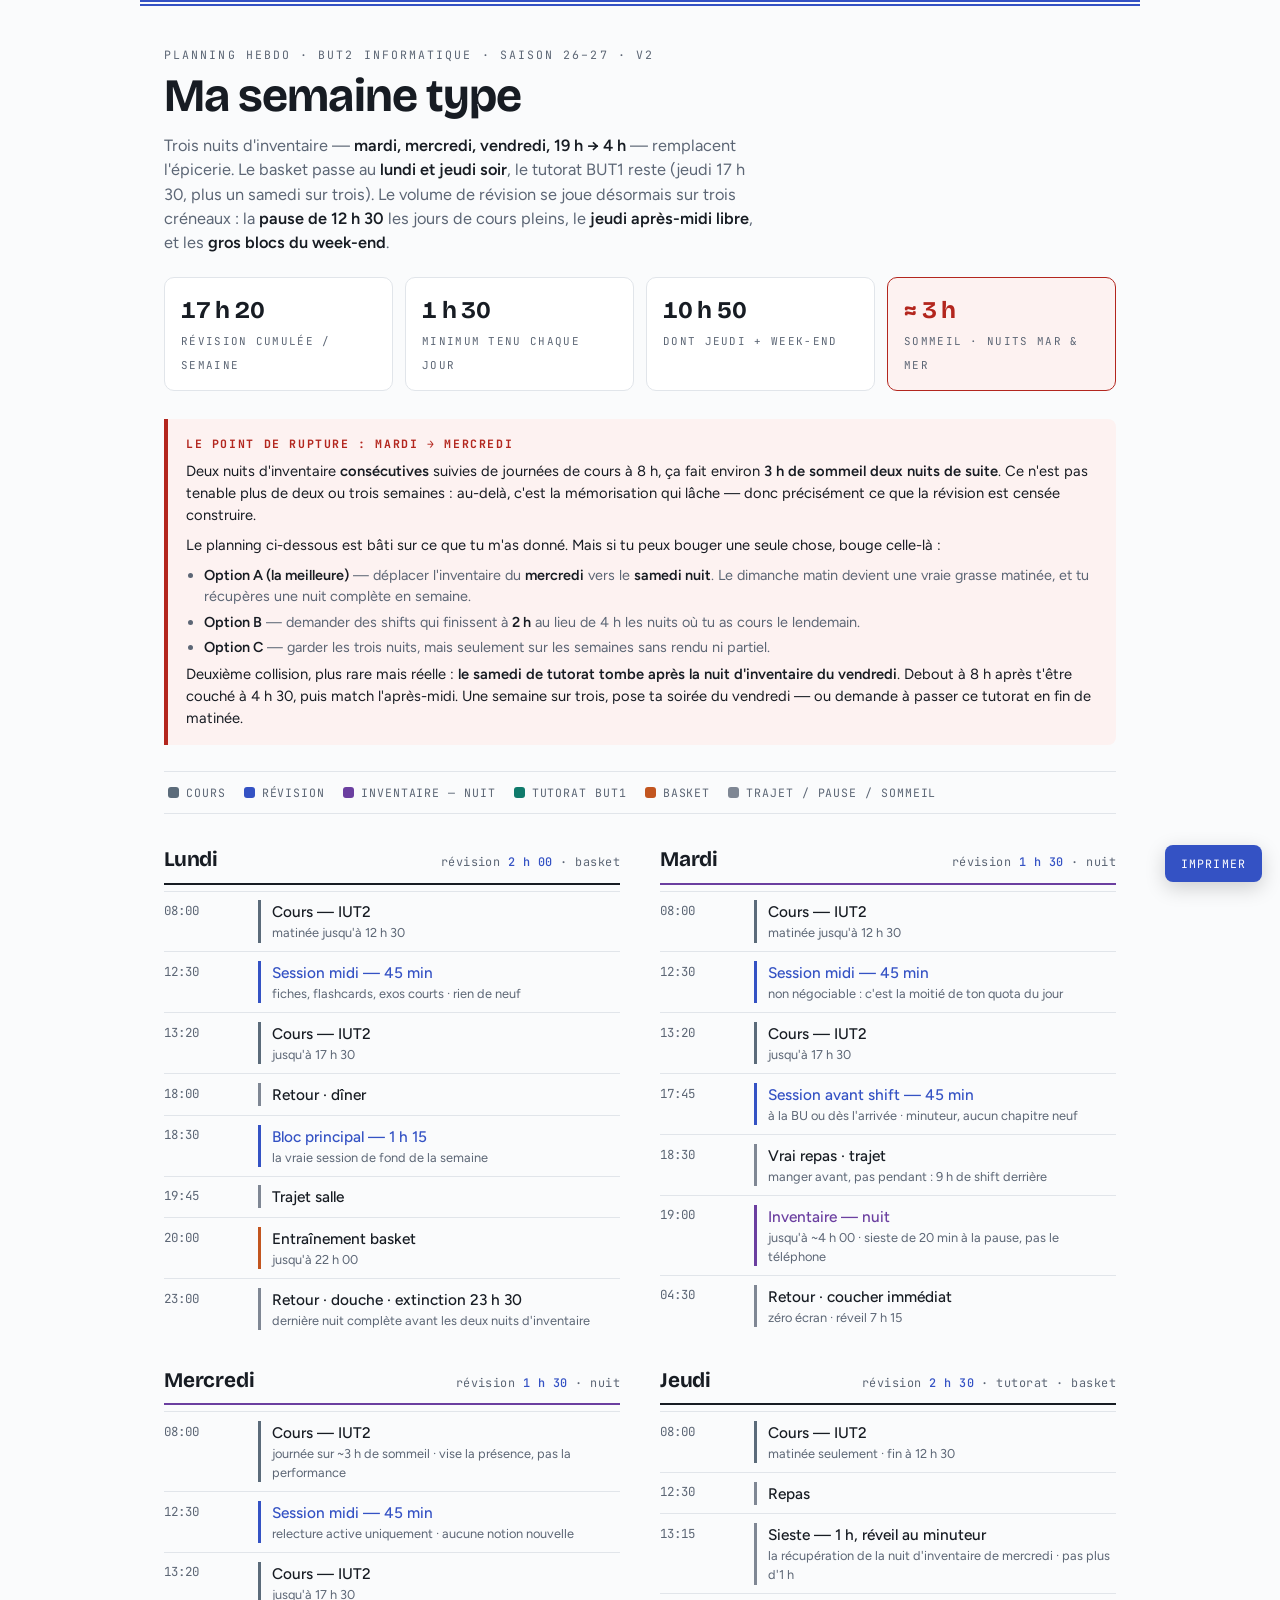
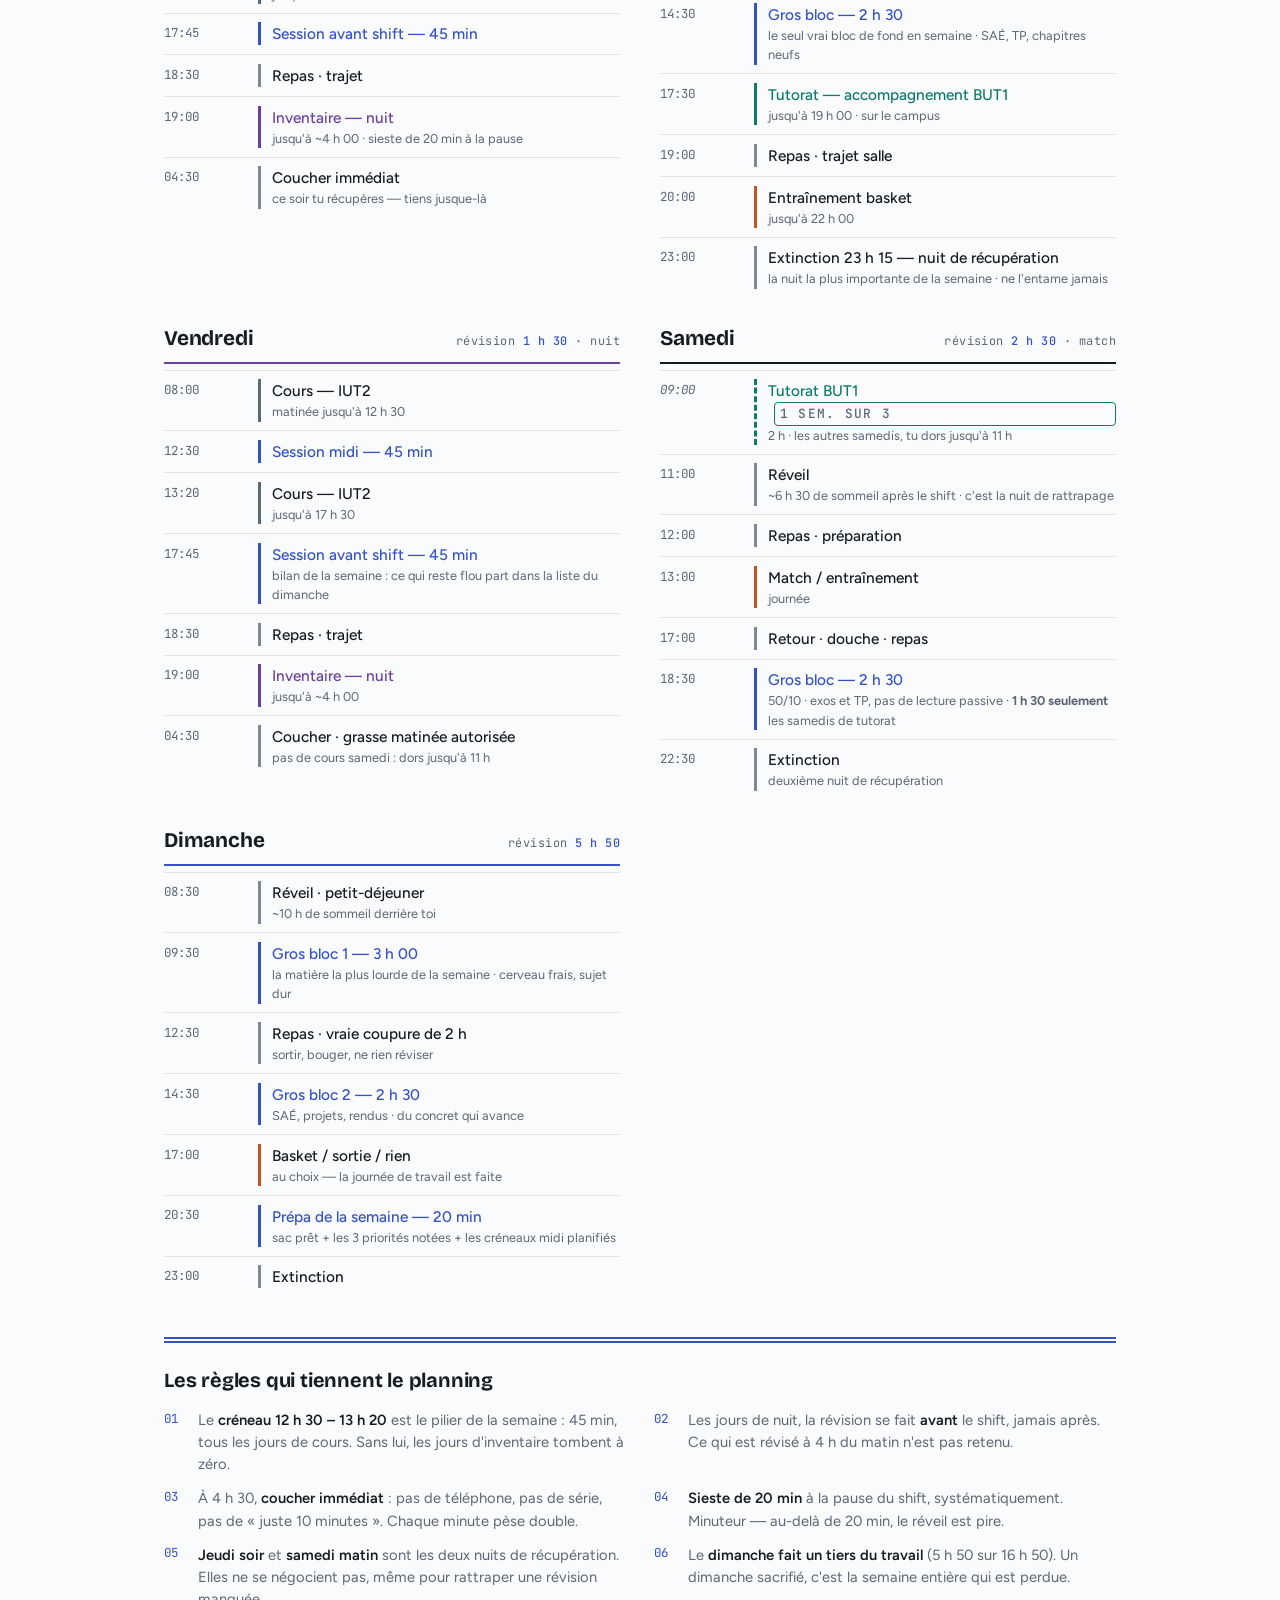
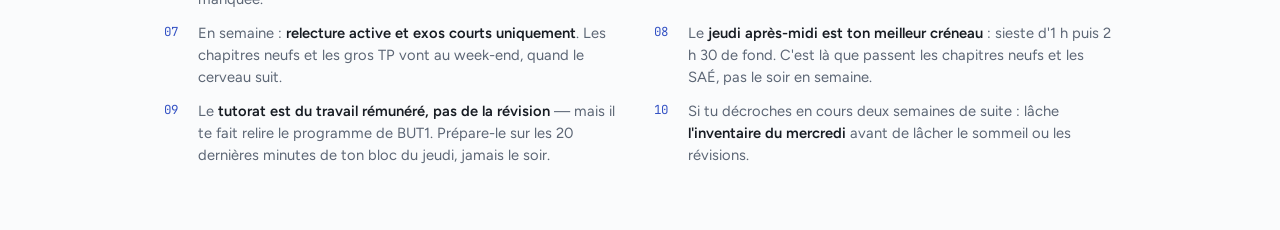
<file: static/planning.html>
<!DOCTYPE html>
<html lang="fr">
<head>
<meta charset="utf-8">
<meta name="viewport" content="width=device-width, initial-scale=1, viewport-fit=cover">
</head>
<body>
<title>Ma semaine type BUT2</title>

<link rel="preconnect" href="https://fonts.googleapis.com">
<link rel="preconnect" href="https://fonts.gstatic.com" crossorigin>
<link rel="stylesheet" href="https://fonts.googleapis.com/css2?family=Bricolage+Grotesque:opsz,wght@12..96,500;12..96,700&family=Figtree:wght@400;500;600&family=JetBrains+Mono:wght@400;500&display=swap">

<style>
  :root{
    --page:#fafbfc;
    --panel:#ffffff;
    --panel-2:#eef1f5;
    --ink:#171c23;
    --ink-soft:#5c6675;
    --hair:#e1e5ea;
    --accent:#3452c4;
    --c-cours:#5b6b7a;
    --c-revi:#3452c4;
    --c-nuit:#6b3fa0;
    --c-tuto:#0f7a6b;
    --c-basket:#c2551f;
    --c-repos:#7f8794;
    --c-alert:#b3261e;
    --alert-bg:#fdf2f1;
    --font-display:"Bricolage Grotesque","Figtree",system-ui,sans-serif;
    --font-body:"Figtree",system-ui,-apple-system,sans-serif;
    --font-mono:"JetBrains Mono",ui-monospace,"SFMono-Regular",Menlo,monospace;
  }
  @media (prefers-color-scheme:dark){
    :root:not([data-theme="light"]){
      --page:#14181f;
      --panel:#1b212b;
      --panel-2:#232b37;
      --ink:#e8ebef;
      --ink-soft:#9aa4b2;
      --hair:#2c333f;
      --accent:#8ba1f0;
      --c-cours:#8896a6;
      --c-revi:#8ba1f0;
      --c-nuit:#b18ce0;
      --c-tuto:#3bab98;
      --c-basket:#e2814a;
      --c-repos:#949eac;
      --c-alert:#f2877d;
      --alert-bg:#2a1d1e;
    }
  }
  :root[data-theme="dark"]{
    --page:#14181f;
    --panel:#1b212b;
    --panel-2:#232b37;
    --ink:#e8ebef;
    --ink-soft:#9aa4b2;
    --hair:#2c333f;
    --accent:#8ba1f0;
    --c-cours:#8896a6;
    --c-revi:#8ba1f0;
    --c-nuit:#b18ce0;
    --c-tuto:#3bab98;
    --c-basket:#e2814a;
    --c-repos:#949eac;
    --c-alert:#f2877d;
    --alert-bg:#2a1d1e;
  }

  *{box-sizing:border-box}
  html{-webkit-text-size-adjust:100%}
  body{
    margin:0;
    background:var(--page);
    color:var(--ink);
    font-family:var(--font-body);
    line-height:1.5;
    font-size:16px;
    -webkit-font-smoothing:antialiased;
  }
  .wrap{
    max-width:1000px;
    margin:0 auto;
    padding-block:40px 64px;
    padding-inline:24px;
    border-top:6px double var(--accent);
  }

  /* ---------- header ---------- */
  .hero{margin-bottom:28px}
  .eyebrow{
    font-family:var(--font-mono);
    font-size:.72rem;
    letter-spacing:.18em;
    text-transform:uppercase;
    color:var(--ink-soft);
    margin:0 0 10px;
  }
  h1{
    font-family:var(--font-display);
    font-weight:700;
    font-size:clamp(2rem,5vw,2.9rem);
    line-height:1.02;
    letter-spacing:-.02em;
    margin:0 0 12px;
    text-wrap:balance;
  }
  .lede{
    margin:0;
    max-width:60ch;
    color:var(--ink-soft);
    font-size:1.02rem;
  }
  .lede b{color:var(--ink);font-weight:600}

  .stats{
    display:flex;
    flex-wrap:wrap;
    gap:12px;
    margin-top:22px;
  }
  .stat{
    flex:1 1 170px;
    background:var(--panel);
    border:1px solid var(--hair);
    border-radius:10px;
    padding:14px 16px;
  }
  .stat .n{
    font-family:var(--font-display);
    font-weight:700;
    font-size:1.5rem;
    letter-spacing:-.01em;
    display:block;
    font-variant-numeric:tabular-nums;
  }
  .stat .k{
    font-family:var(--font-mono);
    font-size:.68rem;
    letter-spacing:.12em;
    text-transform:uppercase;
    color:var(--ink-soft);
  }
  .stat.warn{border-color:var(--c-alert);background:var(--alert-bg)}
  .stat.warn .n{color:var(--c-alert)}

  /* ---------- alert ---------- */
  .alert{
    margin-top:26px;
    border-left:4px solid var(--c-alert);
    background:var(--alert-bg);
    padding:16px 18px;
    border-radius:0 8px 8px 0;
  }
  .alert h2{
    font-family:var(--font-mono);
    font-size:.72rem;
    letter-spacing:.14em;
    text-transform:uppercase;
    color:var(--c-alert);
    margin:0 0 8px;
  }
  .alert p{margin:0 0 8px;font-size:.92rem;color:var(--ink)}
  .alert p:last-child{margin-bottom:0}
  .alert ul{margin:8px 0 0;padding-left:1.1rem;font-size:.9rem;color:var(--ink-soft)}
  .alert li{margin-bottom:4px}
  .alert b{color:var(--ink);font-weight:600}

  /* ---------- legend ---------- */
  .legend{
    display:flex;
    flex-wrap:wrap;
    gap:8px 18px;
    margin:26px 0 8px;
    padding-block:12px;
    padding-inline:4px;
    border-top:1px solid var(--hair);
    border-bottom:1px solid var(--hair);
  }
  .tag{
    display:inline-flex;
    align-items:center;
    gap:7px;
    font-family:var(--font-mono);
    font-size:.72rem;
    letter-spacing:.08em;
    text-transform:uppercase;
    color:var(--ink-soft);
  }
  .tag::before{
    content:"";
    width:11px;height:11px;
    border-radius:3px;
    background:var(--d);
  }

  /* ---------- week ---------- */
  .week{
    display:grid;
    grid-template-columns:1fr 1fr;
    gap:26px 40px;
    margin-top:30px;
  }
  .day{break-inside:avoid}
  .day-head{
    display:flex;
    align-items:baseline;
    justify-content:space-between;
    gap:10px;
    padding-bottom:7px;
    border-bottom:2px solid var(--ink);
    margin-bottom:6px;
  }
  .day-name{
    font-family:var(--font-display);
    font-weight:700;
    font-size:1.3rem;
    letter-spacing:-.01em;
  }
  .day-meta{
    font-family:var(--font-mono);
    font-size:.74rem;
    letter-spacing:.04em;
    color:var(--ink-soft);
    white-space:nowrap;
    font-variant-numeric:tabular-nums;
  }
  .day-meta b{color:var(--c-revi);font-weight:500}
  .day.nuit-day .day-head{border-bottom-color:var(--c-nuit)}
  .day.big .day-head{border-bottom-color:var(--c-revi)}

  .block{
    display:grid;
    grid-template-columns:5rem 1fr;
    gap:.85rem;
    padding-block:.55rem;
    border-top:1px solid var(--hair);
  }
  .day .block:first-of-type{border-top:0}
  .time{
    font-family:var(--font-mono);
    font-size:.78rem;
    font-variant-numeric:tabular-nums;
    color:var(--ink-soft);
    padding-top:.12rem;
  }
  .act{
    border-left:3px solid var(--d,var(--c-repos));
    padding-left:.7rem;
  }
  .act strong{
    display:block;
    font-weight:500;
    font-size:.96rem;
  }
  .act span{
    display:block;
    font-size:.8rem;
    color:var(--ink-soft);
  }
  .cours{--d:var(--c-cours)}
  .revi{--d:var(--c-revi)}
  .nuit{--d:var(--c-nuit)}
  .tuto{--d:var(--c-tuto)}
  .basket{--d:var(--c-basket)}
  .repos{--d:var(--c-repos)}
  .act.revi strong{color:var(--c-revi)}
  .act.nuit strong{color:var(--c-nuit)}
  .act.tuto strong{color:var(--c-tuto)}

  /* créneau qui ne tombe pas toutes les semaines */
  .block.maybe .act{border-left-style:dashed}
  .block.maybe .time{font-style:italic}
  .rotation{
    display:inline-block;
    font-family:var(--font-mono);
    font-size:.62rem;
    letter-spacing:.1em;
    text-transform:uppercase;
    color:var(--c-tuto);
    border:1px solid var(--c-tuto);
    border-radius:4px;
    padding:1px 5px;
    margin-left:6px;
    vertical-align:2px;
  }

  /* ---------- principles ---------- */
  .principles{
    margin-top:40px;
    padding-top:22px;
    border-top:6px double var(--accent);
  }
  .principles h2{
    font-family:var(--font-display);
    font-weight:700;
    font-size:1.25rem;
    margin:0 0 14px;
    letter-spacing:-.01em;
  }
  .rules{
    display:grid;
    grid-template-columns:1fr 1fr;
    gap:12px 28px;
    margin:0;
    padding:0;
    counter-reset:r;
    list-style:none;
  }
  .rules li{
    position:relative;
    padding-left:2.1rem;
    font-size:.92rem;
    color:var(--ink-soft);
    break-inside:avoid;
  }
  .rules li b{color:var(--ink);font-weight:600}
  .rules li::before{
    counter-increment:r;
    content:counter(r,decimal-leading-zero);
    position:absolute;
    left:0;top:.05rem;
    font-family:var(--font-mono);
    font-size:.78rem;
    color:var(--accent);
  }

  .print-btn{
    position:fixed;
    right:18px;
    bottom:18px;
    font-family:var(--font-mono);
    font-size:.72rem;
    letter-spacing:.1em;
    text-transform:uppercase;
    background:var(--accent);
    color:#fff;
    border:0;
    border-radius:8px;
    padding:11px 16px;
    cursor:pointer;
    box-shadow:0 6px 20px rgba(0,0,0,.18);
  }
  .print-btn:focus-visible{outline:3px solid var(--ink);outline-offset:2px}

  @media (max-width:760px){
    .week,.rules{grid-template-columns:1fr}
  }

  /* ---------- print ---------- */
  @media print{
    :root{
      --page:#ffffff;--panel:#ffffff;--panel-2:#f1f3f6;
      --ink:#12161c;--ink-soft:#4b5563;--hair:#d7dce2;--accent:#2c49b8;
      --c-cours:#546374;--c-revi:#2c49b8;--c-nuit:#5c3590;
      --c-tuto:#0b6d60;--c-basket:#b34e1c;--c-repos:#77808d;
      --c-alert:#9c211b;--alert-bg:#fbeeed;
    }
    @page{size:A4 portrait;margin:13mm}
    body{font-size:10.5pt}
    .wrap{max-width:none;padding:0;border-top-width:5px}
    .print-btn{display:none}
    .stat,.act,.day,.tag,.alert{-webkit-print-color-adjust:exact;print-color-adjust:exact}
    .week{gap:16px 30px}
    h1{font-size:24pt}
    .day-name{font-size:14pt}
  }
</style>

<div class="wrap">
  <header class="hero">
    <p class="eyebrow">Planning hebdo · BUT2 Informatique · Saison 26–27 · v2</p>
    <h1>Ma semaine type</h1>
    <p class="lede">Trois nuits d'inventaire — <b>mardi, mercredi, vendredi, 19 h → 4 h</b> — remplacent l'épicerie. Le basket passe au <b>lundi et jeudi soir</b>, le tutorat BUT1 reste (jeudi 17 h 30, plus un samedi sur trois). Le volume de révision se joue désormais sur trois créneaux : la <b>pause de 12 h 30</b> les jours de cours pleins, le <b>jeudi après-midi libre</b>, et les <b>gros blocs du week-end</b>.</p>

    <div class="stats">
      <div class="stat"><span class="n">17 h 20</span><span class="k">Révision cumulée / semaine</span></div>
      <div class="stat"><span class="n">1 h 30</span><span class="k">Minimum tenu chaque jour</span></div>
      <div class="stat"><span class="n">10 h 50</span><span class="k">Dont jeudi + week-end</span></div>
      <div class="stat warn"><span class="n">≈ 3 h</span><span class="k">Sommeil · nuits mar &amp; mer</span></div>
    </div>
  </header>

  <section class="alert">
    <h2>Le point de rupture : mardi → mercredi</h2>
    <p>Deux nuits d'inventaire <b>consécutives</b> suivies de journées de cours à 8 h, ça fait environ <b>3 h de sommeil deux nuits de suite</b>. Ce n'est pas tenable plus de deux ou trois semaines : au-delà, c'est la mémorisation qui lâche — donc précisément ce que la révision est censée construire.</p>
    <p>Le planning ci-dessous est bâti sur ce que tu m'as donné. Mais si tu peux bouger une seule chose, bouge celle-là :</p>
    <ul>
      <li><b>Option A (la meilleure)</b> — déplacer l'inventaire du <b>mercredi</b> vers le <b>samedi nuit</b>. Le dimanche matin devient une vraie grasse matinée, et tu récupères une nuit complète en semaine.</li>
      <li><b>Option B</b> — demander des shifts qui finissent à <b>2 h</b> au lieu de 4 h les nuits où tu as cours le lendemain.</li>
      <li><b>Option C</b> — garder les trois nuits, mais seulement sur les semaines sans rendu ni partiel.</li>
    </ul>
    <p>Deuxième collision, plus rare mais réelle : <b>le samedi de tutorat tombe après la nuit d'inventaire du vendredi</b>. Debout à 8 h après t'être couché à 4 h 30, puis match l'après-midi. Une semaine sur trois, pose ta soirée du vendredi — ou demande à passer ce tutorat en fin de matinée.</p>
  </section>

  <div class="legend">
    <span class="tag" style="--d:var(--c-cours)">Cours</span>
    <span class="tag" style="--d:var(--c-revi)">Révision</span>
    <span class="tag" style="--d:var(--c-nuit)">Inventaire — nuit</span>
    <span class="tag" style="--d:var(--c-tuto)">Tutorat BUT1</span>
    <span class="tag" style="--d:var(--c-basket)">Basket</span>
    <span class="tag" style="--d:var(--c-repos)">Trajet / pause / sommeil</span>
  </div>

  <section class="week">

    <article class="day">
      <div class="day-head"><span class="day-name">Lundi</span><span class="day-meta">révision <b>2 h 00</b> · basket</span></div>
      <div class="block"><span class="time">08:00</span><div class="act cours"><strong>Cours — IUT2</strong><span>matinée jusqu'à 12 h 30</span></div></div>
      <div class="block"><span class="time">12:30</span><div class="act revi"><strong>Session midi — 45 min</strong><span>fiches, flashcards, exos courts · rien de neuf</span></div></div>
      <div class="block"><span class="time">13:20</span><div class="act cours"><strong>Cours — IUT2</strong><span>jusqu'à 17 h 30</span></div></div>
      <div class="block"><span class="time">18:00</span><div class="act repos"><strong>Retour · dîner</strong></div></div>
      <div class="block"><span class="time">18:30</span><div class="act revi"><strong>Bloc principal — 1 h 15</strong><span>la vraie session de fond de la semaine</span></div></div>
      <div class="block"><span class="time">19:45</span><div class="act repos"><strong>Trajet salle</strong></div></div>
      <div class="block"><span class="time">20:00</span><div class="act basket"><strong>Entraînement basket</strong><span>jusqu'à 22 h 00</span></div></div>
      <div class="block"><span class="time">23:00</span><div class="act repos"><strong>Retour · douche · extinction 23 h 30</strong><span>dernière nuit complète avant les deux nuits d'inventaire</span></div></div>
    </article>

    <article class="day nuit-day">
      <div class="day-head"><span class="day-name">Mardi</span><span class="day-meta">révision <b>1 h 30</b> · nuit</span></div>
      <div class="block"><span class="time">08:00</span><div class="act cours"><strong>Cours — IUT2</strong><span>matinée jusqu'à 12 h 30</span></div></div>
      <div class="block"><span class="time">12:30</span><div class="act revi"><strong>Session midi — 45 min</strong><span>non négociable : c'est la moitié de ton quota du jour</span></div></div>
      <div class="block"><span class="time">13:20</span><div class="act cours"><strong>Cours — IUT2</strong><span>jusqu'à 17 h 30</span></div></div>
      <div class="block"><span class="time">17:45</span><div class="act revi"><strong>Session avant shift — 45 min</strong><span>à la BU ou dès l'arrivée · minuteur, aucun chapitre neuf</span></div></div>
      <div class="block"><span class="time">18:30</span><div class="act repos"><strong>Vrai repas · trajet</strong><span>manger avant, pas pendant : 9 h de shift derrière</span></div></div>
      <div class="block"><span class="time">19:00</span><div class="act nuit"><strong>Inventaire — nuit</strong><span>jusqu'à ~4 h 00 · sieste de 20 min à la pause, pas le téléphone</span></div></div>
      <div class="block"><span class="time">04:30</span><div class="act repos"><strong>Retour · coucher immédiat</strong><span>zéro écran · réveil 7 h 15</span></div></div>
    </article>

    <article class="day nuit-day">
      <div class="day-head"><span class="day-name">Mercredi</span><span class="day-meta">révision <b>1 h 30</b> · nuit</span></div>
      <div class="block"><span class="time">08:00</span><div class="act cours"><strong>Cours — IUT2</strong><span>journée sur ~3 h de sommeil · vise la présence, pas la performance</span></div></div>
      <div class="block"><span class="time">12:30</span><div class="act revi"><strong>Session midi — 45 min</strong><span>relecture active uniquement · aucune notion nouvelle</span></div></div>
      <div class="block"><span class="time">13:20</span><div class="act cours"><strong>Cours — IUT2</strong><span>jusqu'à 17 h 30</span></div></div>
      <div class="block"><span class="time">17:45</span><div class="act revi"><strong>Session avant shift — 45 min</strong></div></div>
      <div class="block"><span class="time">18:30</span><div class="act repos"><strong>Repas · trajet</strong></div></div>
      <div class="block"><span class="time">19:00</span><div class="act nuit"><strong>Inventaire — nuit</strong><span>jusqu'à ~4 h 00 · sieste de 20 min à la pause</span></div></div>
      <div class="block"><span class="time">04:30</span><div class="act repos"><strong>Coucher immédiat</strong><span>ce soir tu récupères — tiens jusque-là</span></div></div>
    </article>

    <article class="day">
      <div class="day-head"><span class="day-name">Jeudi</span><span class="day-meta">révision <b>2 h 30</b> · tutorat · basket</span></div>
      <div class="block"><span class="time">08:00</span><div class="act cours"><strong>Cours — IUT2</strong><span>matinée seulement · fin à 12 h 30</span></div></div>
      <div class="block"><span class="time">12:30</span><div class="act repos"><strong>Repas</strong></div></div>
      <div class="block"><span class="time">13:15</span><div class="act repos"><strong>Sieste — 1 h, réveil au minuteur</strong><span>la récupération de la nuit d'inventaire de mercredi · pas plus d'1 h</span></div></div>
      <div class="block"><span class="time">14:30</span><div class="act revi"><strong>Gros bloc — 2 h 30</strong><span>le seul vrai bloc de fond en semaine · SAÉ, TP, chapitres neufs</span></div></div>
      <div class="block"><span class="time">17:30</span><div class="act tuto"><strong>Tutorat — accompagnement BUT1</strong><span>jusqu'à 19 h 00 · sur le campus</span></div></div>
      <div class="block"><span class="time">19:00</span><div class="act repos"><strong>Repas · trajet salle</strong></div></div>
      <div class="block"><span class="time">20:00</span><div class="act basket"><strong>Entraînement basket</strong><span>jusqu'à 22 h 00</span></div></div>
      <div class="block"><span class="time">23:00</span><div class="act repos"><strong>Extinction 23 h 15 — nuit de récupération</strong><span>la nuit la plus importante de la semaine · ne l'entame jamais</span></div></div>
    </article>

    <article class="day nuit-day">
      <div class="day-head"><span class="day-name">Vendredi</span><span class="day-meta">révision <b>1 h 30</b> · nuit</span></div>
      <div class="block"><span class="time">08:00</span><div class="act cours"><strong>Cours — IUT2</strong><span>matinée jusqu'à 12 h 30</span></div></div>
      <div class="block"><span class="time">12:30</span><div class="act revi"><strong>Session midi — 45 min</strong></div></div>
      <div class="block"><span class="time">13:20</span><div class="act cours"><strong>Cours — IUT2</strong><span>jusqu'à 17 h 30</span></div></div>
      <div class="block"><span class="time">17:45</span><div class="act revi"><strong>Session avant shift — 45 min</strong><span>bilan de la semaine : ce qui reste flou part dans la liste du dimanche</span></div></div>
      <div class="block"><span class="time">18:30</span><div class="act repos"><strong>Repas · trajet</strong></div></div>
      <div class="block"><span class="time">19:00</span><div class="act nuit"><strong>Inventaire — nuit</strong><span>jusqu'à ~4 h 00</span></div></div>
      <div class="block"><span class="time">04:30</span><div class="act repos"><strong>Coucher · grasse matinée autorisée</strong><span>pas de cours samedi : dors jusqu'à 11 h</span></div></div>
    </article>

    <article class="day">
      <div class="day-head"><span class="day-name">Samedi</span><span class="day-meta">révision <b>2 h 30</b> · match</span></div>
      <div class="block maybe"><span class="time">09:00</span><div class="act tuto"><strong>Tutorat BUT1<span class="rotation">1 sem. sur 3</span></strong><span>2 h · les autres samedis, tu dors jusqu'à 11 h</span></div></div>
      <div class="block"><span class="time">11:00</span><div class="act repos"><strong>Réveil</strong><span>~6 h 30 de sommeil après le shift · c'est la nuit de rattrapage</span></div></div>
      <div class="block"><span class="time">12:00</span><div class="act repos"><strong>Repas · préparation</strong></div></div>
      <div class="block"><span class="time">13:00</span><div class="act basket"><strong>Match / entraînement</strong><span>journée</span></div></div>
      <div class="block"><span class="time">17:00</span><div class="act repos"><strong>Retour · douche · repas</strong></div></div>
      <div class="block"><span class="time">18:30</span><div class="act revi"><strong>Gros bloc — 2 h 30</strong><span>50/10 · exos et TP, pas de lecture passive · <b>1 h 30 seulement</b> les samedis de tutorat</span></div></div>
      <div class="block"><span class="time">22:30</span><div class="act repos"><strong>Extinction</strong><span>deuxième nuit de récupération</span></div></div>
    </article>

    <article class="day big">
      <div class="day-head"><span class="day-name">Dimanche</span><span class="day-meta">révision <b>5 h 50</b></span></div>
      <div class="block"><span class="time">08:30</span><div class="act repos"><strong>Réveil · petit-déjeuner</strong><span>~10 h de sommeil derrière toi</span></div></div>
      <div class="block"><span class="time">09:30</span><div class="act revi"><strong>Gros bloc 1 — 3 h 00</strong><span>la matière la plus lourde de la semaine · cerveau frais, sujet dur</span></div></div>
      <div class="block"><span class="time">12:30</span><div class="act repos"><strong>Repas · vraie coupure de 2 h</strong><span>sortir, bouger, ne rien réviser</span></div></div>
      <div class="block"><span class="time">14:30</span><div class="act revi"><strong>Gros bloc 2 — 2 h 30</strong><span>SAÉ, projets, rendus · du concret qui avance</span></div></div>
      <div class="block"><span class="time">17:00</span><div class="act basket"><strong>Basket / sortie / rien</strong><span>au choix — la journée de travail est faite</span></div></div>
      <div class="block"><span class="time">20:30</span><div class="act revi"><strong>Prépa de la semaine — 20 min</strong><span>sac prêt + les 3 priorités notées + les créneaux midi planifiés</span></div></div>
      <div class="block"><span class="time">23:00</span><div class="act repos"><strong>Extinction</strong></div></div>
    </article>

  </section>

  <section class="principles">
    <h2>Les règles qui tiennent le planning</h2>
    <ol class="rules">
      <li>Le <b>créneau 12 h 30 – 13 h 20</b> est le pilier de la semaine : 45 min, tous les jours de cours. Sans lui, les jours d'inventaire tombent à zéro.</li>
      <li>Les jours de nuit, la révision se fait <b>avant</b> le shift, jamais après. Ce qui est révisé à 4 h du matin n'est pas retenu.</li>
      <li>À 4 h 30, <b>coucher immédiat</b> : pas de téléphone, pas de série, pas de « juste 10 minutes ». Chaque minute pèse double.</li>
      <li><b>Sieste de 20 min</b> à la pause du shift, systématiquement. Minuteur — au-delà de 20 min, le réveil est pire.</li>
      <li><b>Jeudi soir</b> et <b>samedi matin</b> sont les deux nuits de récupération. Elles ne se négocient pas, même pour rattraper une révision manquée.</li>
      <li>Le <b>dimanche fait un tiers du travail</b> (5 h 50 sur 16 h 50). Un dimanche sacrifié, c'est la semaine entière qui est perdue.</li>
      <li>En semaine : <b>relecture active et exos courts uniquement</b>. Les chapitres neufs et les gros TP vont au week-end, quand le cerveau suit.</li>
      <li>Le <b>jeudi après-midi est ton meilleur créneau</b> : sieste d'1 h puis 2 h 30 de fond. C'est là que passent les chapitres neufs et les SAÉ, pas le soir en semaine.</li>
      <li>Le <b>tutorat est du travail rémunéré, pas de la révision</b> — mais il te fait relire le programme de BUT1. Prépare-le sur les 20 dernières minutes de ton bloc du jeudi, jamais le soir.</li>
      <li>Si tu décroches en cours deux semaines de suite : lâche <b>l'inventaire du mercredi</b> avant de lâcher le sommeil ou les révisions.</li>
    </ol>
  </section>
</div>

<button class="print-btn" onclick="window.print()">Imprimer</button>

</body>
</html>
</file>
